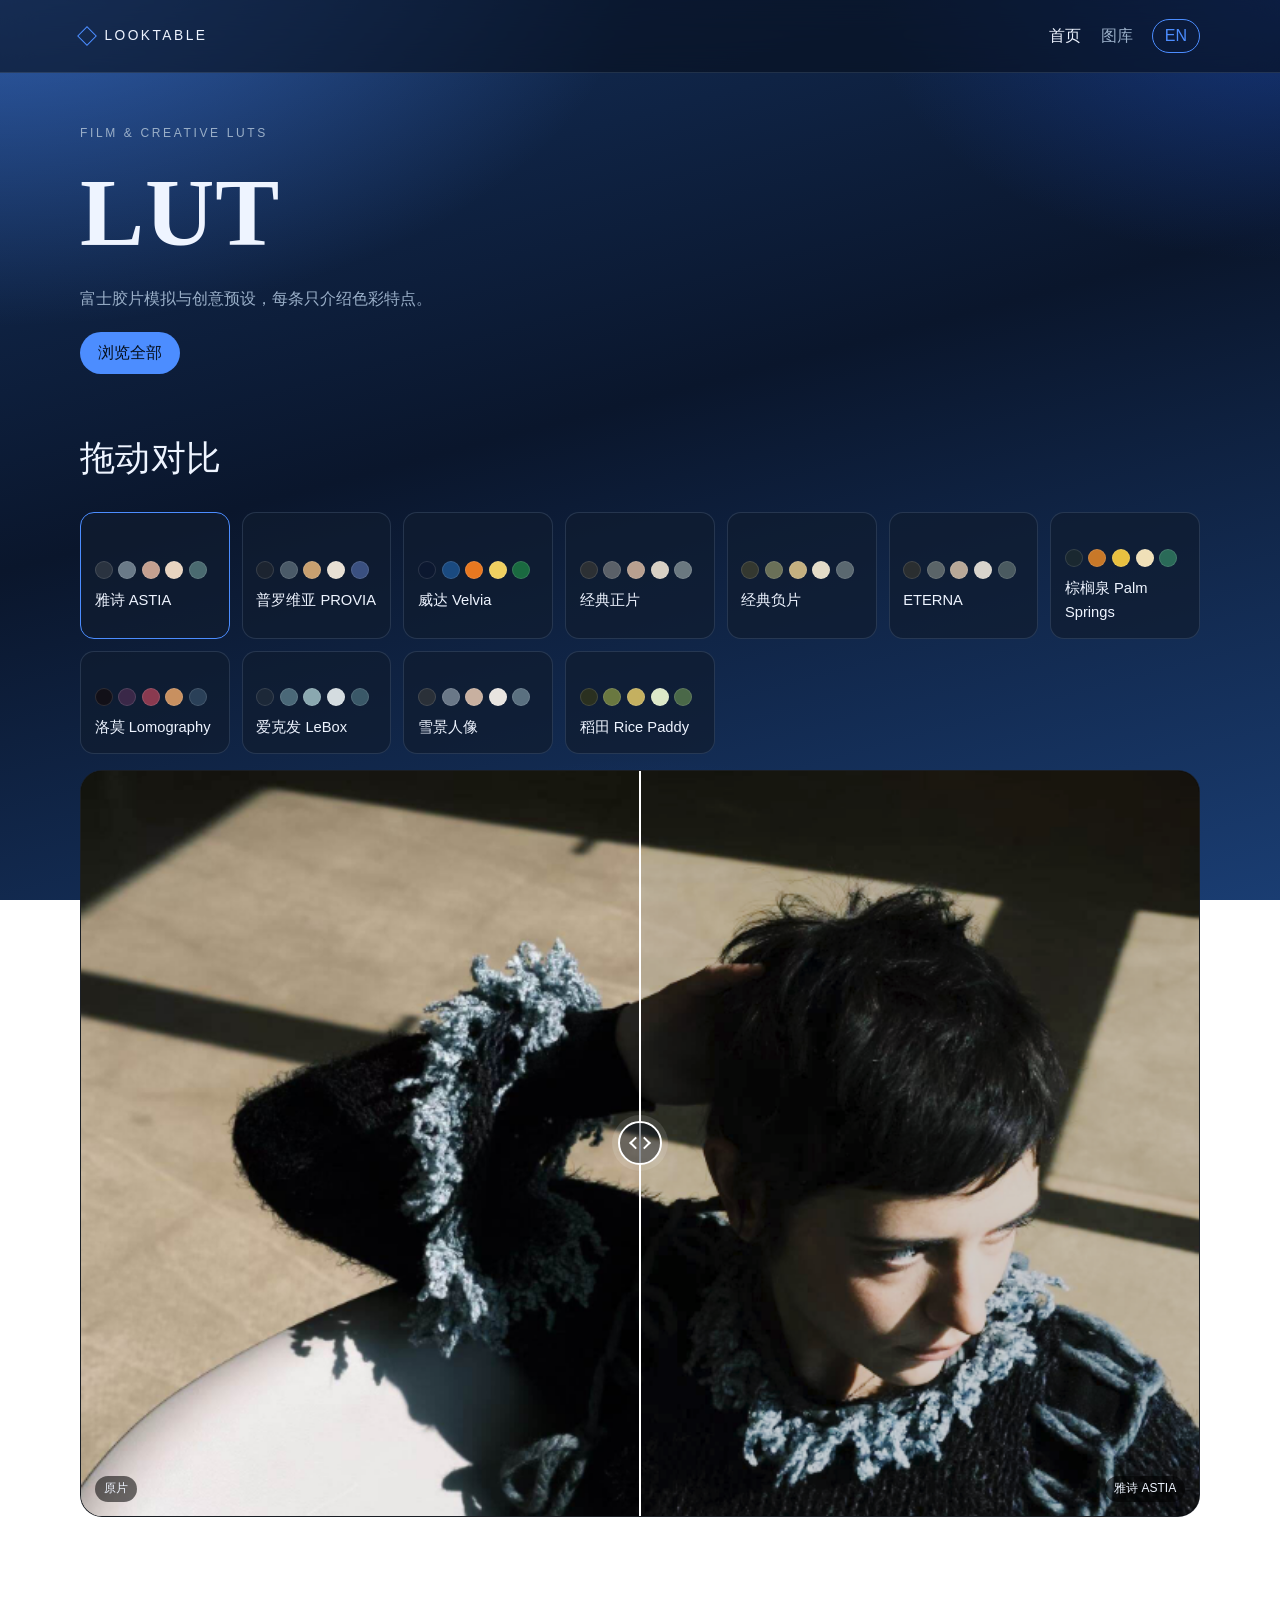
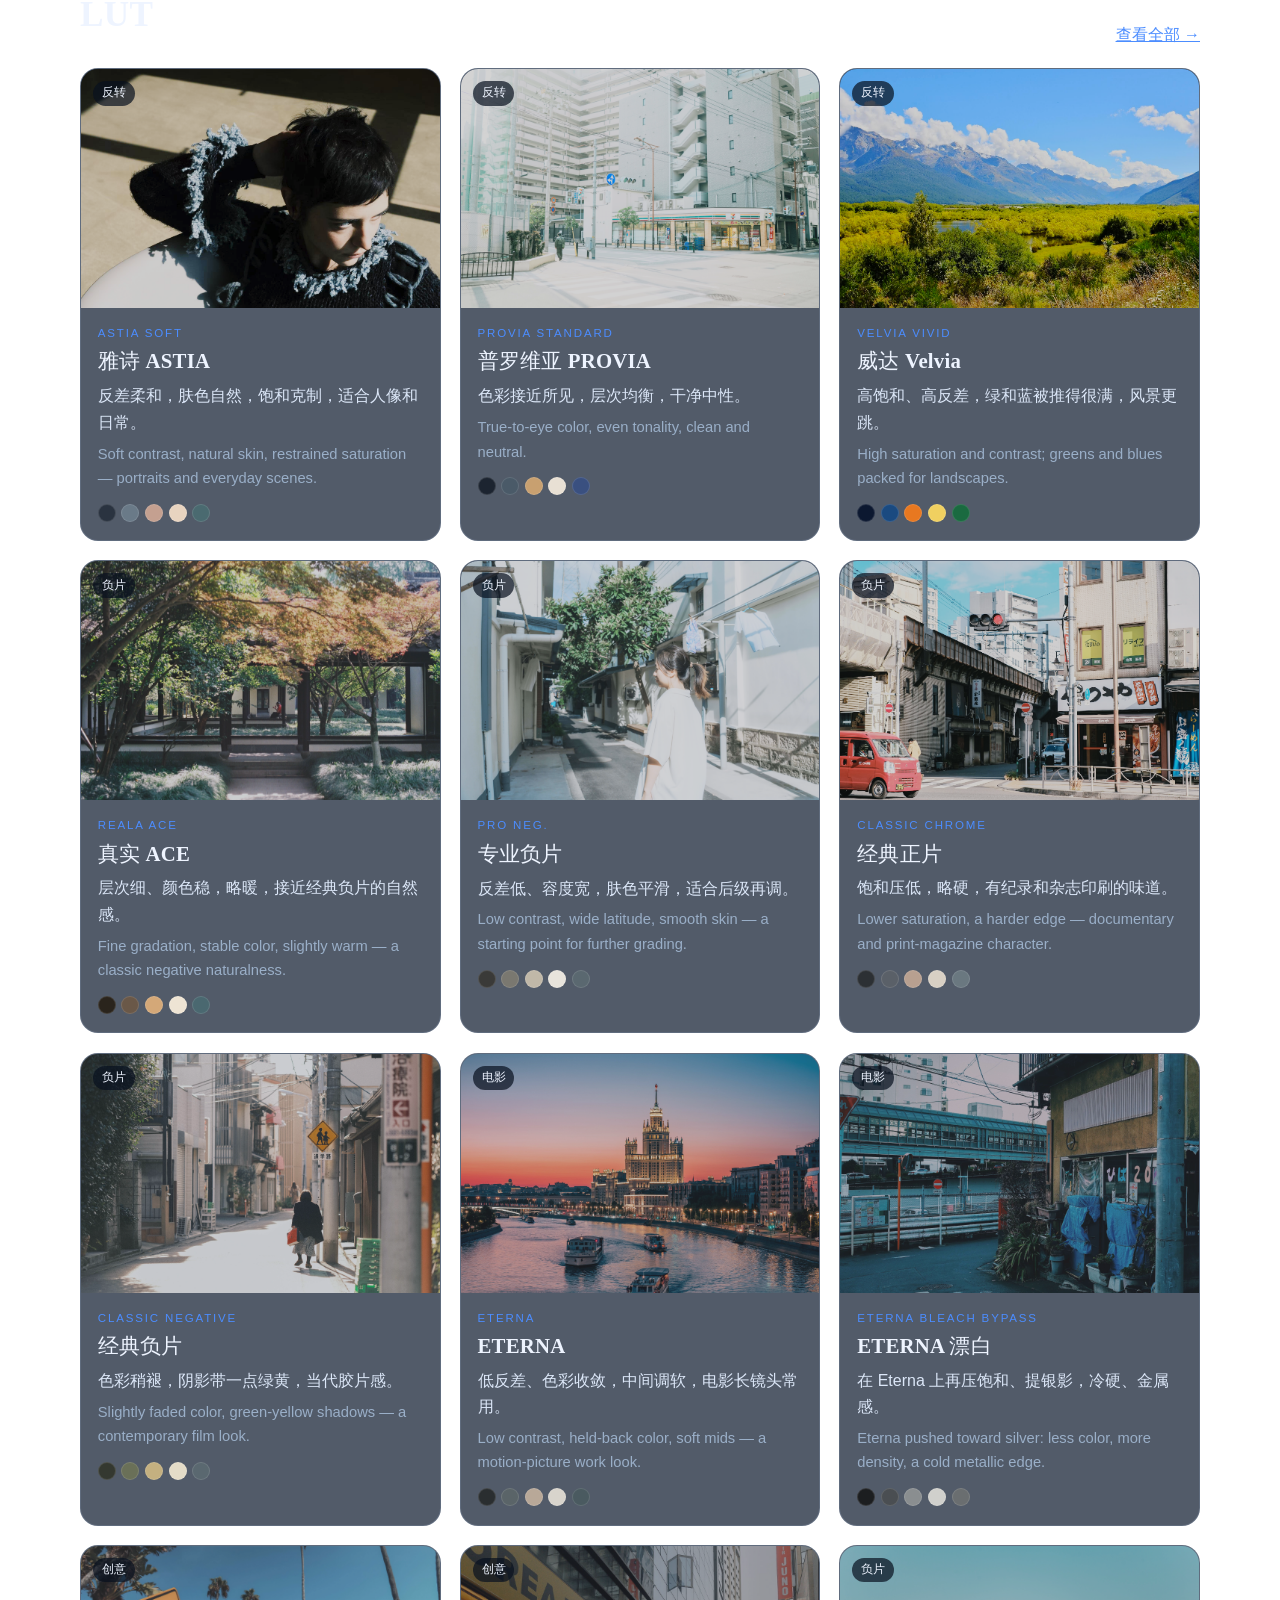
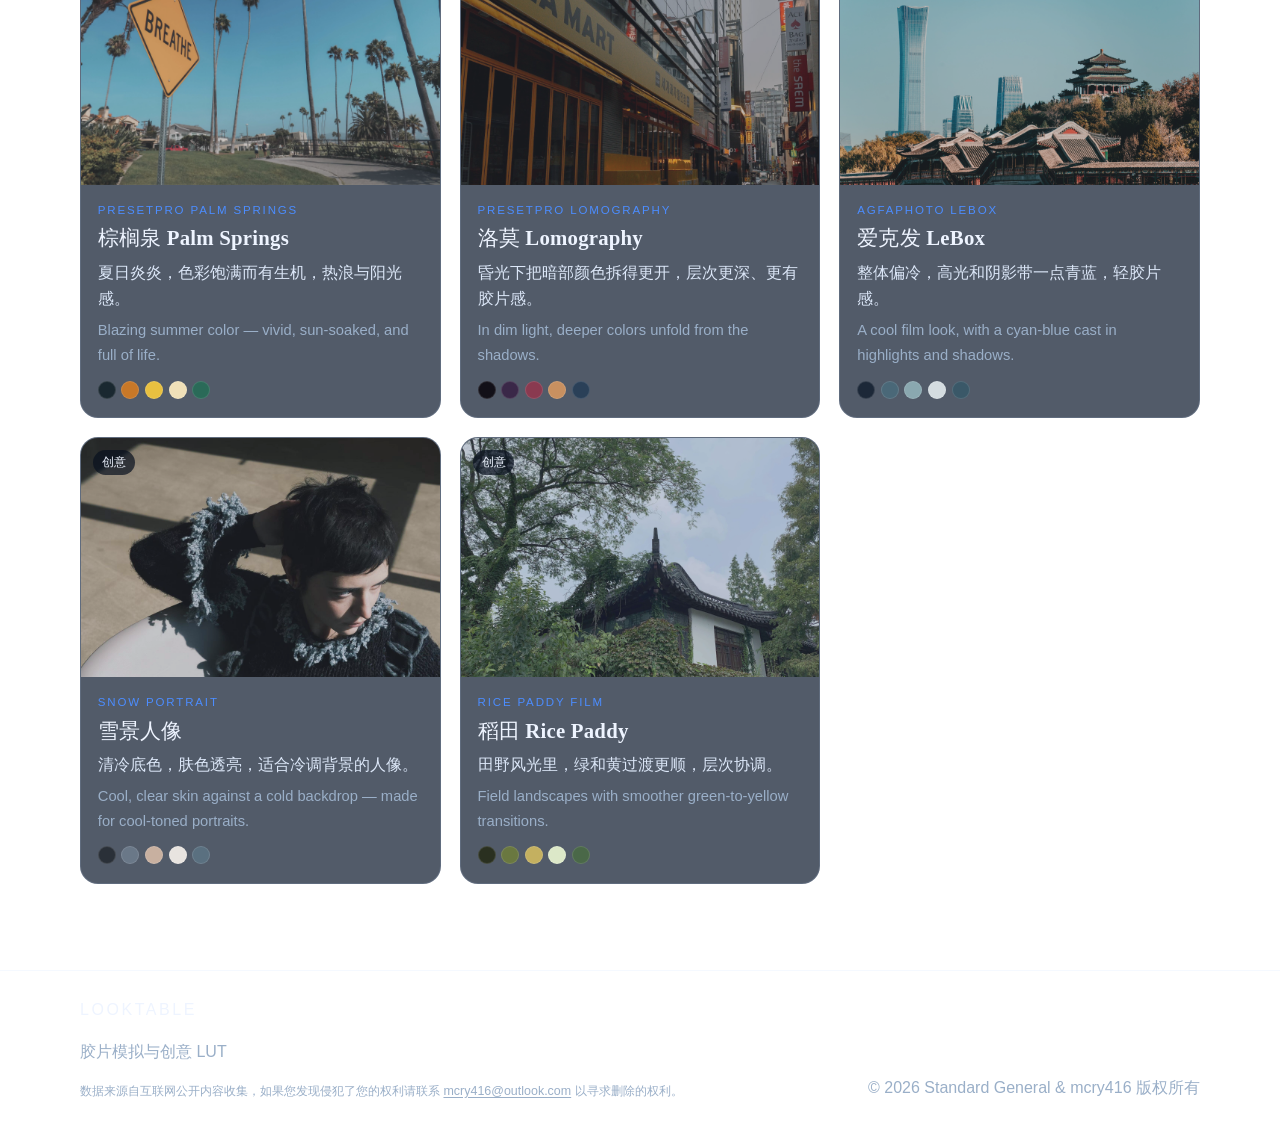
<file: index.html>
<!DOCTYPE html>
<html lang="zh-CN">
<head>
  <meta charset="UTF-8">
  <meta name="viewport" content="width=device-width, initial-scale=1, viewport-fit=cover">
  <title>LOOKTABLE · LUT</title>
  <meta name="description" content="LOOKTABLE — bilingual LUT looks. 中英对照的 LUT 色彩特点展示。">
  <meta name="theme-color" content="#0a162c">
  <meta name="apple-mobile-web-app-capable" content="yes">
  <meta name="mobile-web-app-capable" content="yes">
  <meta name="apple-mobile-web-app-status-bar-style" content="black-translucent">
  <meta name="apple-mobile-web-app-title" content="LOOKTABLE">
  <meta name="format-detection" content="telephone=no">
  <link rel="icon" href="favicon.svg" type="image/svg+xml">
  <link rel="apple-touch-icon" href="favicon.svg">
  <link rel="stylesheet" href="css/styles.css">
</head>
<body data-page="home">
  <div id="site-header"></div>

  <main>
    <section class="container hero">
      <p class="hero-kicker" data-i18n="heroKicker">Look-Up Tables</p>
      <h1 data-i18n="heroTitle">LUT</h1>
      <p data-i18n="heroLead">富士胶片模拟与创意预设，每条只介绍色彩特点。</p>
      <div class="hero-actions">
        <a class="button" href="gallery.html" data-i18n="browse">浏览全部</a>
      </div>
    </section>

    <section class="section">
      <div class="container">
        <div class="section-head">
          <h2 data-i18n="compare">拖动对比</h2>
        </div>
        <div id="featured-strip" class="strip"></div>
        <div class="compare" id="home-compare">
          <canvas data-role="after"></canvas>
          <canvas data-role="before"></canvas>
          <input type="range" min="0" max="100" value="50" aria-label="compare">
          <span class="compare-handle" aria-hidden="true"></span>
          <span class="compare-tag left" data-role="before-label">原片</span>
          <span class="compare-tag right" data-role="after-label">LUT</span>
        </div>
      </div>
    </section>

    <section class="section">
      <div class="container">
        <div class="section-head">
          <h2 data-i18n="selected">LUT</h2>
          <a href="gallery.html" data-i18n="viewAll">查看全部 →</a>
        </div>
        <div id="home-picks" class="card-grid"></div>
      </div>
    </section>
  </main>

  <div id="site-footer"></div>
  <script src="js/data.js"></script>
  <script src="js/lut.js"></script>
  <script src="js/app.js"></script>
</body>
</html>
</file>
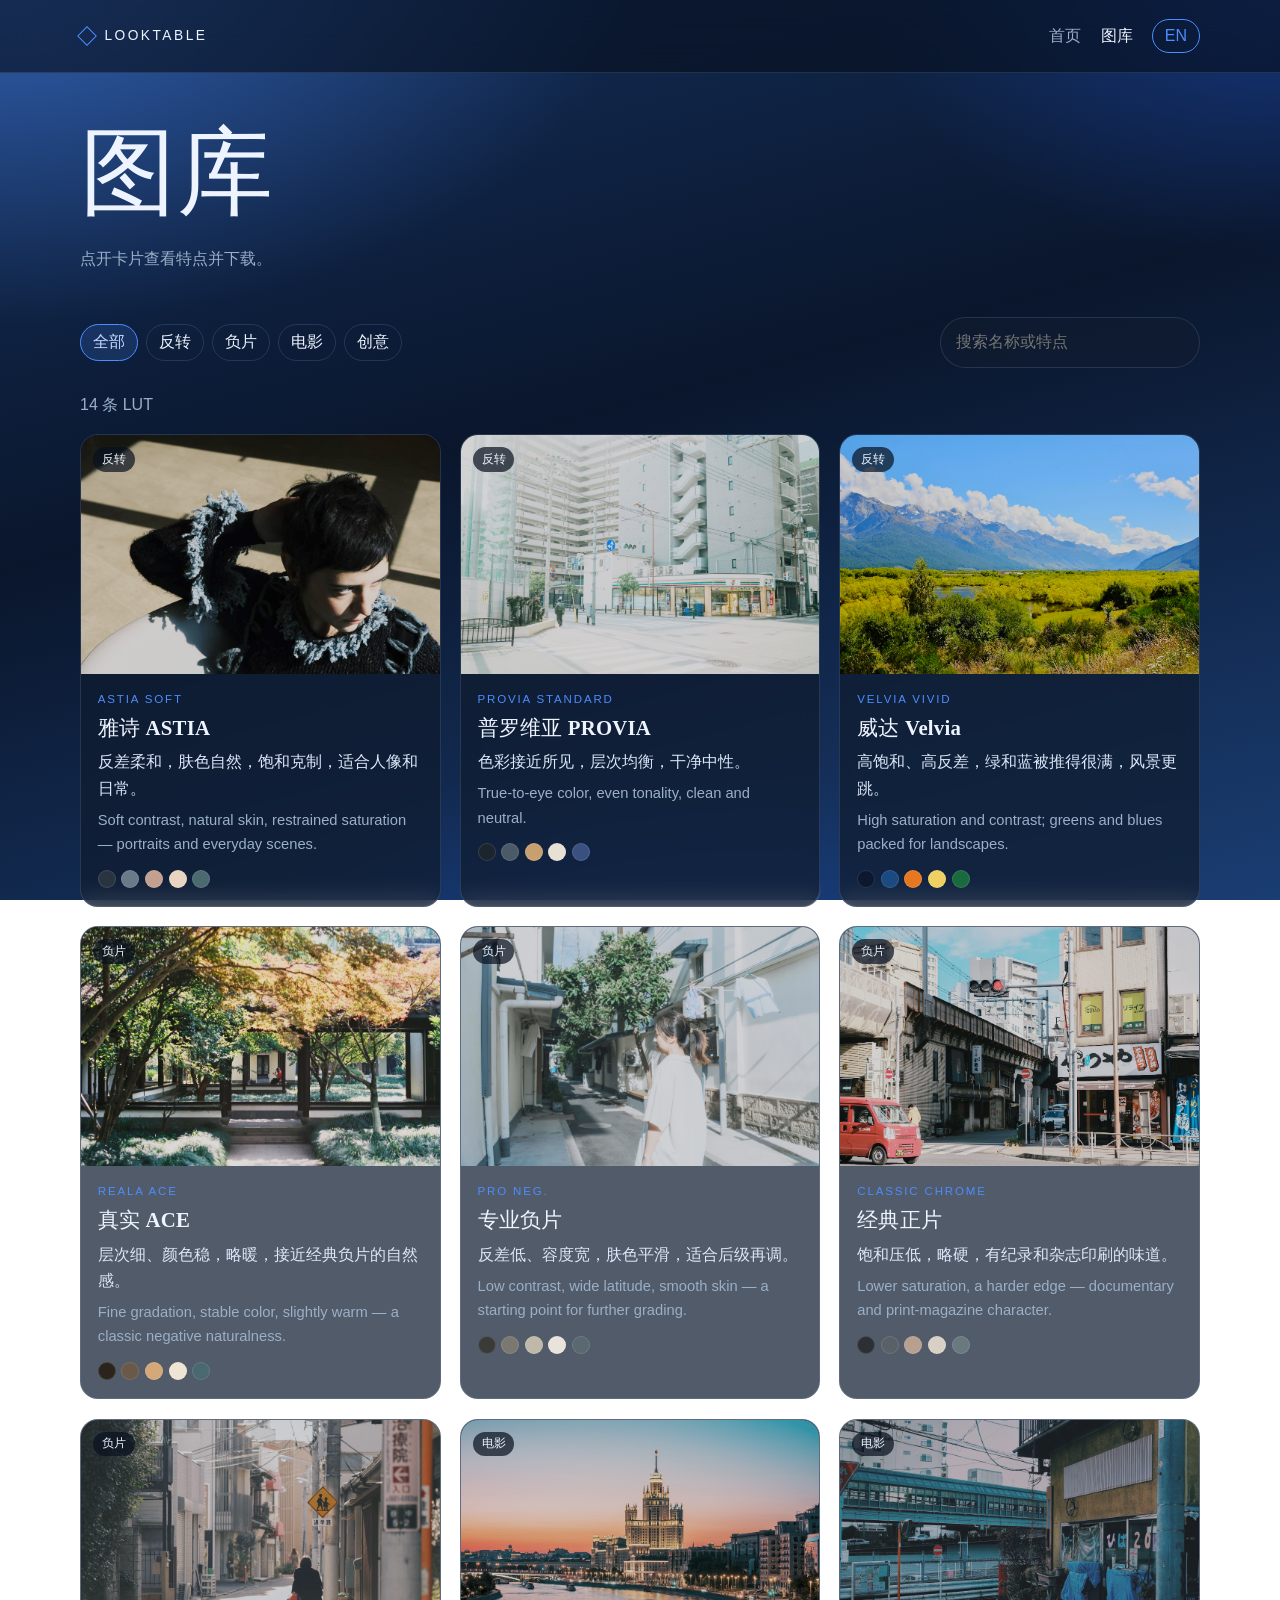
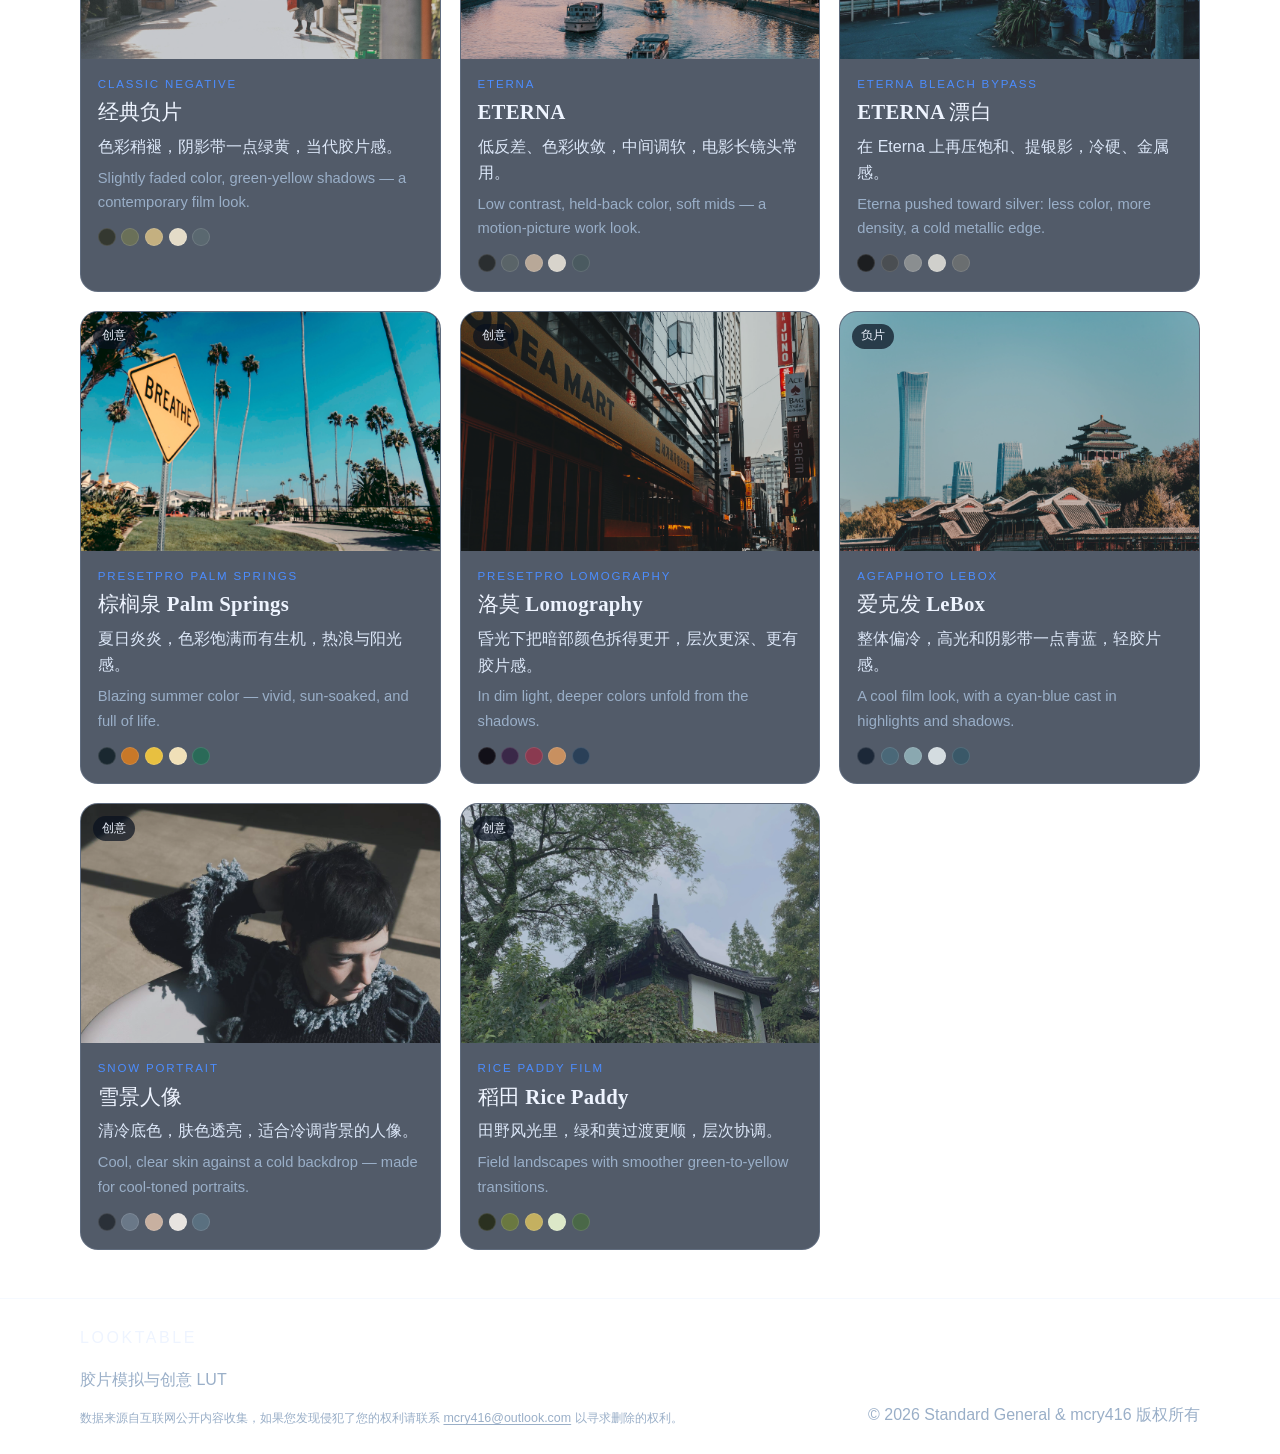
<file: gallery.html>
<!DOCTYPE html>
<html lang="zh-CN">
<head>
  <meta charset="UTF-8">
  <meta name="viewport" content="width=device-width, initial-scale=1, viewport-fit=cover">
  <title>图库 · LOOKTABLE</title>
  <meta name="description" content="Browse LUT looks in Chinese and English. 按分类浏览 LUT 色彩特点。">
  <meta name="theme-color" content="#0a162c">
  <meta name="apple-mobile-web-app-capable" content="yes">
  <meta name="mobile-web-app-capable" content="yes">
  <meta name="apple-mobile-web-app-status-bar-style" content="black-translucent">
  <meta name="apple-mobile-web-app-title" content="LOOKTABLE">
  <meta name="format-detection" content="telephone=no">
  <link rel="icon" href="favicon.svg" type="image/svg+xml">
  <link rel="apple-touch-icon" href="favicon.svg">
  <link rel="stylesheet" href="css/styles.css">
</head>
<body data-page="gallery" data-title-key="galleryTitle">
  <div id="site-header"></div>
  <main class="container">
    <section class="page-hero">
      <h1 data-i18n="galleryTitle">图库</h1>
      <p class="muted" data-i18n="galleryLead">点开卡片查看特点并下载。</p>
    </section>
    <div class="toolbar">
      <div id="gallery-filters" class="chips"></div>
      <input id="gallery-search" class="search" type="search" data-i18n-placeholder="search" placeholder="搜索名称或特点">
    </div>
    <p id="gallery-count" class="muted"></p>
    <div id="gallery-grid" class="card-grid"></div>
  </main>
  <div id="site-footer"></div>
  <script src="js/data.js"></script>
  <script src="js/lut.js"></script>
  <script src="js/app.js"></script>
</body>
</html>
</file>
<file: css/styles.css>
:root {
  --bg: #08111f;
  --bg-elev: #10192b;
  --bg-card: rgba(16, 28, 48, 0.72);
  --line: rgba(180, 210, 255, 0.14);
  --accent: #4c8dff;
  --accent-soft: rgba(76, 141, 255, 0.18);
  --ink: #eef4ff;
  --ink-dim: #9aafc8;
  --ink-faint: #6d8299;
  --shadow: 0 24px 60px rgba(4, 10, 24, 0.4);
  --radius: 18px;
  --font-sans: "Avenir Next", "PingFang SC", "Hiragino Sans GB", "Microsoft YaHei", sans-serif;
  --font-serif: "Iowan Old Style", "Palatino Linotype", "Songti SC", "STSong", serif;
  --max: 1120px;
}

* { box-sizing: border-box; }

html {
  scroll-behavior: smooth;
  -webkit-text-size-adjust: 100%;
  text-size-adjust: 100%;
}

html, body { overflow-x: clip; }

body {
  margin: 0;
  min-height: 100vh;
  min-height: 100dvh;
  color: var(--ink);
  background:
    radial-gradient(1100px 640px at 0% -5%, rgba(76, 141, 255, 0.55), transparent 58%),
    radial-gradient(820px 520px at 100% 0%, rgba(32, 86, 210, 0.42), transparent 50%),
    radial-gradient(760px 420px at 50% 110%, rgba(24, 78, 190, 0.38), transparent 55%),
    linear-gradient(165deg, #14305c 0%, #0a162c 46%, #1a3d72 100%);
  background-attachment: fixed;
  font-family: var(--font-sans);
  line-height: 1.65;
  padding-left: env(safe-area-inset-left);
  padding-right: env(safe-area-inset-right);
}

body.modal-open {
  overflow: hidden;
  position: fixed;
  width: 100%;
}

img, canvas { display: block; max-width: 100%; }

a { color: inherit; }

button, input, a {
  -webkit-tap-highlight-color: rgba(76, 141, 255, 0.22);
  touch-action: manipulation;
}

button, input {
  font: inherit;
  color: inherit;
}

.container {
  width: min(var(--max), calc(100% - 40px));
  margin: 0 auto;
}

.muted { color: var(--ink-dim); }
.eyebrow {
  margin: 0 0 0.4rem;
  color: var(--accent);
  letter-spacing: 0.16em;
  text-transform: uppercase;
  font-size: 0.72rem;
}

.trait {
  margin: 0 0 0.35rem;
}

.trait-primary {
  color: #dce7f8;
}

.trait-secondary {
  color: var(--ink-dim);
  font-size: 0.92rem;
}

h1, h2, h3 {
  font-family: var(--font-serif);
  font-weight: 550;
  letter-spacing: 0.01em;
  line-height: 1.2;
}

h1 { font-size: clamp(3rem, 8vw, 6rem); margin: 0; }
h2 { font-size: clamp(1.6rem, 3.6vw, 2.2rem); margin: 0 0 0.8rem; }
h3 { font-size: 1.3rem; margin: 0.15rem 0 0.55rem; }

.button,
.button-ghost,
.lang-toggle {
  display: inline-flex;
  align-items: center;
  justify-content: center;
  min-height: 42px;
  padding: 0 1.05rem;
  border-radius: 999px;
  text-decoration: none;
  border: 1px solid transparent;
  cursor: pointer;
}

.button {
  background: var(--accent);
  color: #06101f;
}

.button-ghost,
.lang-toggle {
  border-color: var(--line);
  background: transparent;
}

.lang-toggle {
  min-height: 34px;
  padding: 0 0.75rem;
  color: var(--accent);
  border-color: var(--accent);
}

.hero-actions { display: flex; flex-wrap: wrap; gap: 0.75rem; margin-top: 1.2rem; }

.site-header {
  position: sticky;
  top: 0;
  z-index: 20;
  backdrop-filter: blur(16px);
  -webkit-backdrop-filter: blur(16px);
  background: rgba(8, 16, 30, 0.62);
  border-bottom: 1px solid var(--line);
  padding-top: env(safe-area-inset-top);
}

.header-inner,
.footer-bar,
.section-head,
.meta-row,
.tag-row {
  display: flex;
}

.header-inner {
  align-items: center;
  justify-content: space-between;
  min-height: 72px;
  gap: 1rem;
}

.logo {
  display: flex;
  align-items: center;
  gap: 0.65rem;
  text-decoration: none;
}

.logo-mark {
  width: 14px;
  height: 14px;
  border: 1.5px solid var(--accent);
  transform: rotate(45deg);
}

.logo-text {
  letter-spacing: 0.18em;
  font-size: 0.86rem;
}

.site-nav { display: flex; align-items: center; gap: 1.2rem; }

.site-nav a {
  text-decoration: none;
  color: var(--ink-dim);
}

.site-nav a.is-active,
.site-nav a:hover { color: var(--ink); }

.nav-toggle {
  display: none;
  background: none;
  border: 1px solid var(--line);
  border-radius: 999px;
  padding: 0.35rem 0.8rem;
}

.hero {
  padding: 3.2rem 0 1.6rem;
}

.hero-kicker {
  margin: 0 0 0.7rem;
  color: var(--ink-faint);
  letter-spacing: 0.22em;
  text-transform: uppercase;
  font-size: 0.75rem;
}

.hero p {
  max-width: 34rem;
  color: var(--ink-dim);
}

.section { padding: 2.4rem 0; }

.section-head {
  align-items: end;
  justify-content: space-between;
  gap: 1rem;
  margin-bottom: 1.2rem;
}

.section-head a { color: var(--accent); }

.strip {
  display: grid;
  grid-template-columns: repeat(auto-fit, minmax(140px, 1fr));
  gap: 0.75rem;
  margin-bottom: 1rem;
}

.strip-item {
  text-align: left;
  padding: 0.85rem;
  border: 1px solid var(--line);
  background: var(--bg-card);
  border-radius: 14px;
  cursor: pointer;
}

.strip-item.is-active,
.strip-item:hover { border-color: var(--accent); }

.strip-item span { display: block; margin-top: 0.55rem; font-size: 0.92rem; }

.compare {
  position: relative;
  overflow: hidden;
  border-radius: calc(var(--radius) + 4px);
  border: 1px solid var(--line);
  background: #000;
  --split: 50%;
  user-select: none;
  touch-action: none;
  -webkit-user-select: none;
}

.compare canvas {
  width: 100%;
  height: auto;
  aspect-ratio: 3 / 2;
  object-fit: cover;
}

.compare [data-role="before"] {
  position: absolute;
  inset: 0;
  height: 100%;
  pointer-events: none;
  clip-path: inset(0 calc(100% - var(--split)) 0 0);
}

.compare::after {
  content: "";
  position: absolute;
  top: 0;
  bottom: 0;
  left: var(--split);
  width: 2px;
  background: #fff;
  transform: translateX(-1px);
  pointer-events: none;
}

.compare input[type="range"] {
  position: absolute;
  inset: 0;
  width: 100%;
  height: 100%;
  margin: 0;
  opacity: 0;
  cursor: ew-resize;
}

.compare-tag {
  position: absolute;
  bottom: 14px;
  padding: 0.2rem 0.55rem;
  border-radius: 999px;
  background: rgba(0, 0, 0, 0.55);
  font-size: 0.75rem;
}

.compare-tag.left { left: 14px; }
.compare-tag.right { right: 14px; }

.compare-handle {
  position: absolute;
  top: 50%;
  left: var(--split);
  z-index: 3;
  width: 44px;
  height: 44px;
  border: 2px solid #fff;
  border-radius: 50%;
  background: rgba(8, 16, 30, 0.45);
  box-shadow: 0 0 0 6px rgba(255, 255, 255, 0.12);
  transform: translate(-50%, -50%);
  pointer-events: none;
}

.compare-handle::before,
.compare-handle::after {
  content: "";
  position: absolute;
  top: 50%;
  width: 7px;
  height: 7px;
  border: solid #fff;
  transform: translateY(-50%) rotate(45deg);
}

.compare-handle::before {
  left: 11px;
  border-width: 0 0 2px 2px;
}

.compare-handle::after {
  right: 11px;
  border-width: 2px 2px 0 0;
}

.card-grid { display: grid; gap: 1.2rem; grid-template-columns: repeat(3, 1fr); }

.lut-card {
  background: var(--bg-card);
  border: 1px solid var(--line);
  border-radius: var(--radius);
  overflow: hidden;
  backdrop-filter: blur(10px);
  -webkit-backdrop-filter: blur(10px);
}

.lut-card-hit {
  display: block;
  width: 100%;
  padding: 0;
  border: 0;
  background: none;
  text-align: left;
  cursor: pointer;
}

.lut-thumb { position: relative; }

.lut-thumb canvas {
  width: 100%;
  aspect-ratio: 3 / 2;
  object-fit: cover;
  background: #12203a;
}

.lut-thumb canvas.is-loading,
.compare canvas.is-loading {
  opacity: 0.72;
}

.lut-cat {
  position: absolute;
  top: 12px;
  left: 12px;
  padding: 0.15rem 0.55rem;
  border-radius: 999px;
  background: rgba(8, 16, 30, 0.7);
  font-size: 0.75rem;
}

.lut-card-body { padding: 1rem 1.05rem 1.15rem; }

.swatches { display: flex; gap: 0.35rem; margin-top: 0.85rem; }
.swatches span {
  width: 18px;
  height: 18px;
  border-radius: 50%;
  border: 1px solid rgba(255, 255, 255, 0.12);
}

.page-hero { padding: 2.6rem 0 0.8rem; }

.toolbar {
  display: flex;
  flex-wrap: wrap;
  gap: 0.75rem;
  align-items: center;
  justify-content: space-between;
  margin: 1rem 0 1.5rem;
}

.chips { display: flex; flex-wrap: wrap; gap: 0.5rem; }

.chip,
.tag-row span,
.meta-row span {
  border-radius: 999px;
  border: 1px solid var(--line);
  padding: 0.28rem 0.75rem;
  background: transparent;
}

.chip { cursor: pointer; }
.chip.is-active {
  background: var(--accent-soft);
  border-color: var(--accent);
  color: #c5daff;
}

.search {
  min-width: min(100%, 260px);
  background: var(--bg-card);
  border: 1px solid var(--line);
  border-radius: 999px;
  padding: 0.7rem 0.95rem;
  font-size: 16px;
}

.site-footer {
  margin-top: 3rem;
  padding: 1.6rem 0 calc(1.6rem + env(safe-area-inset-bottom));
  border-top: 1px solid var(--line);
}

.footer-bar {
  align-items: end;
  justify-content: space-between;
  gap: 1rem;
}

.footer-bar > div {
  flex: 1;
  min-width: 0;
}

.footer-logo { letter-spacing: 0.16em; margin: 0 0 0.25rem; }

.footer-notice {
  max-width: 40rem;
  margin: 0.45rem 0 0;
  font-size: 0.78rem;
  line-height: 1.55;
}

.footer-notice a {
  text-decoration: underline;
  text-underline-offset: 0.18em;
}

.modal[hidden] { display: none; }

.modal {
  position: fixed;
  inset: 0;
  z-index: 40;
}

.modal-backdrop {
  position: absolute;
  inset: 0;
  background: rgba(4, 10, 22, 0.66);
}

.modal-panel {
  position: relative;
  width: min(980px, calc(100% - 28px));
  max-height: calc(100vh - 28px);
  max-height: calc(100dvh - 28px);
  overflow: auto;
  margin: 14px auto;
  background:
    linear-gradient(180deg, rgba(22, 40, 72, 0.96), rgba(10, 18, 34, 0.96));
  border: 1px solid var(--line);
  border-radius: 22px;
  box-shadow: var(--shadow);
  -webkit-overflow-scrolling: touch;
  overscroll-behavior: contain;
}

.modal-copy { padding: 1.3rem 1.4rem 1.6rem; }
.modal-close {
  position: absolute;
  top: 12px;
  right: 12px;
  z-index: 2;
  border: 1px solid var(--line);
  background: rgba(8, 16, 30, 0.7);
  border-radius: 999px;
  padding: 0.3rem 0.75rem;
  cursor: pointer;
}

.meta-row,
.tag-row { flex-wrap: wrap; gap: 0.45rem; margin: 0.8rem 0; }
.meta-row span,
.tag-row span { font-size: 0.8rem; color: var(--ink-dim); }

.empty { grid-column: 1 / -1; color: var(--ink-dim); }

@media (max-width: 900px) {
  body { background-attachment: scroll; }

  .container {
    width: min(var(--max), calc(100% - 32px));
  }

  h1 { font-size: clamp(2.4rem, 14vw, 3.6rem); }
  h2 { font-size: 1.45rem; }
  h3 { font-size: 1.2rem; }

  .hero { padding: 1.6rem 0 0.8rem; }
  .page-hero { padding: 1.4rem 0 0.4rem; }
  .section { padding: 1.5rem 0; }

  .hero-actions .button,
  .hero-actions .button-ghost,
  .modal-copy .button {
    min-height: 48px;
    width: 100%;
  }

  .header-inner { min-height: 56px; gap: 0.6rem; }

  .nav-toggle { display: none; }

  .site-nav {
    display: flex;
    position: static;
    padding: 0;
    background: none;
    border: 0;
    flex-direction: row;
    align-items: center;
    gap: 0.55rem;
  }

  .site-nav a {
    min-height: 44px;
    display: inline-flex;
    align-items: center;
    padding: 0 0.2rem;
  }

  .lang-toggle { min-height: 36px; }

  .card-grid,
  .footer-bar { grid-template-columns: 1fr; }

  .footer-bar { display: grid; }

  .section-head {
    align-items: center;
    flex-wrap: wrap;
  }

  .strip,
  .chips {
    display: flex;
    flex-wrap: nowrap;
    gap: 0.55rem;
    overflow-x: auto;
    margin-left: -16px;
    margin-right: -16px;
    padding: 2px 16px 10px;
    -webkit-overflow-scrolling: touch;
    scroll-snap-type: x proximity;
    scrollbar-width: none;
  }

  .strip::-webkit-scrollbar,
  .chips::-webkit-scrollbar { display: none; }

  .strip-item,
  .chip {
    flex: 0 0 auto;
    scroll-snap-align: start;
    min-height: 44px;
  }

  .strip-item { min-width: 148px; }

  .toolbar {
    display: grid;
    gap: 0.85rem;
    margin: 0.8rem 0 1.1rem;
  }

  .search { min-width: 0; width: 100%; }

  .compare { border-radius: 14px; }

  .modal {
    display: flex;
    flex-direction: column;
  }

  .modal[hidden] { display: none; }

  .modal-panel {
    width: 100%;
    max-height: none;
    height: 100dvh;
    margin: 0;
    border: 0;
    border-radius: 0;
    padding-top: env(safe-area-inset-top);
    padding-bottom: env(safe-area-inset-bottom);
  }

  .modal-close {
    top: calc(10px + env(safe-area-inset-top));
    min-height: 44px;
    min-width: 64px;
  }

  .modal-copy { padding: 1.1rem 1.1rem calc(1.2rem + env(safe-area-inset-bottom)); }
}

@media (max-width: 380px) {
  .logo-text { letter-spacing: 0.08em; font-size: 0.74rem; }
  .site-nav { gap: 0.35rem; }
}

@media (min-width: 901px) and (max-width: 1100px) {
  .card-grid { grid-template-columns: repeat(2, 1fr); }
}
</file>
